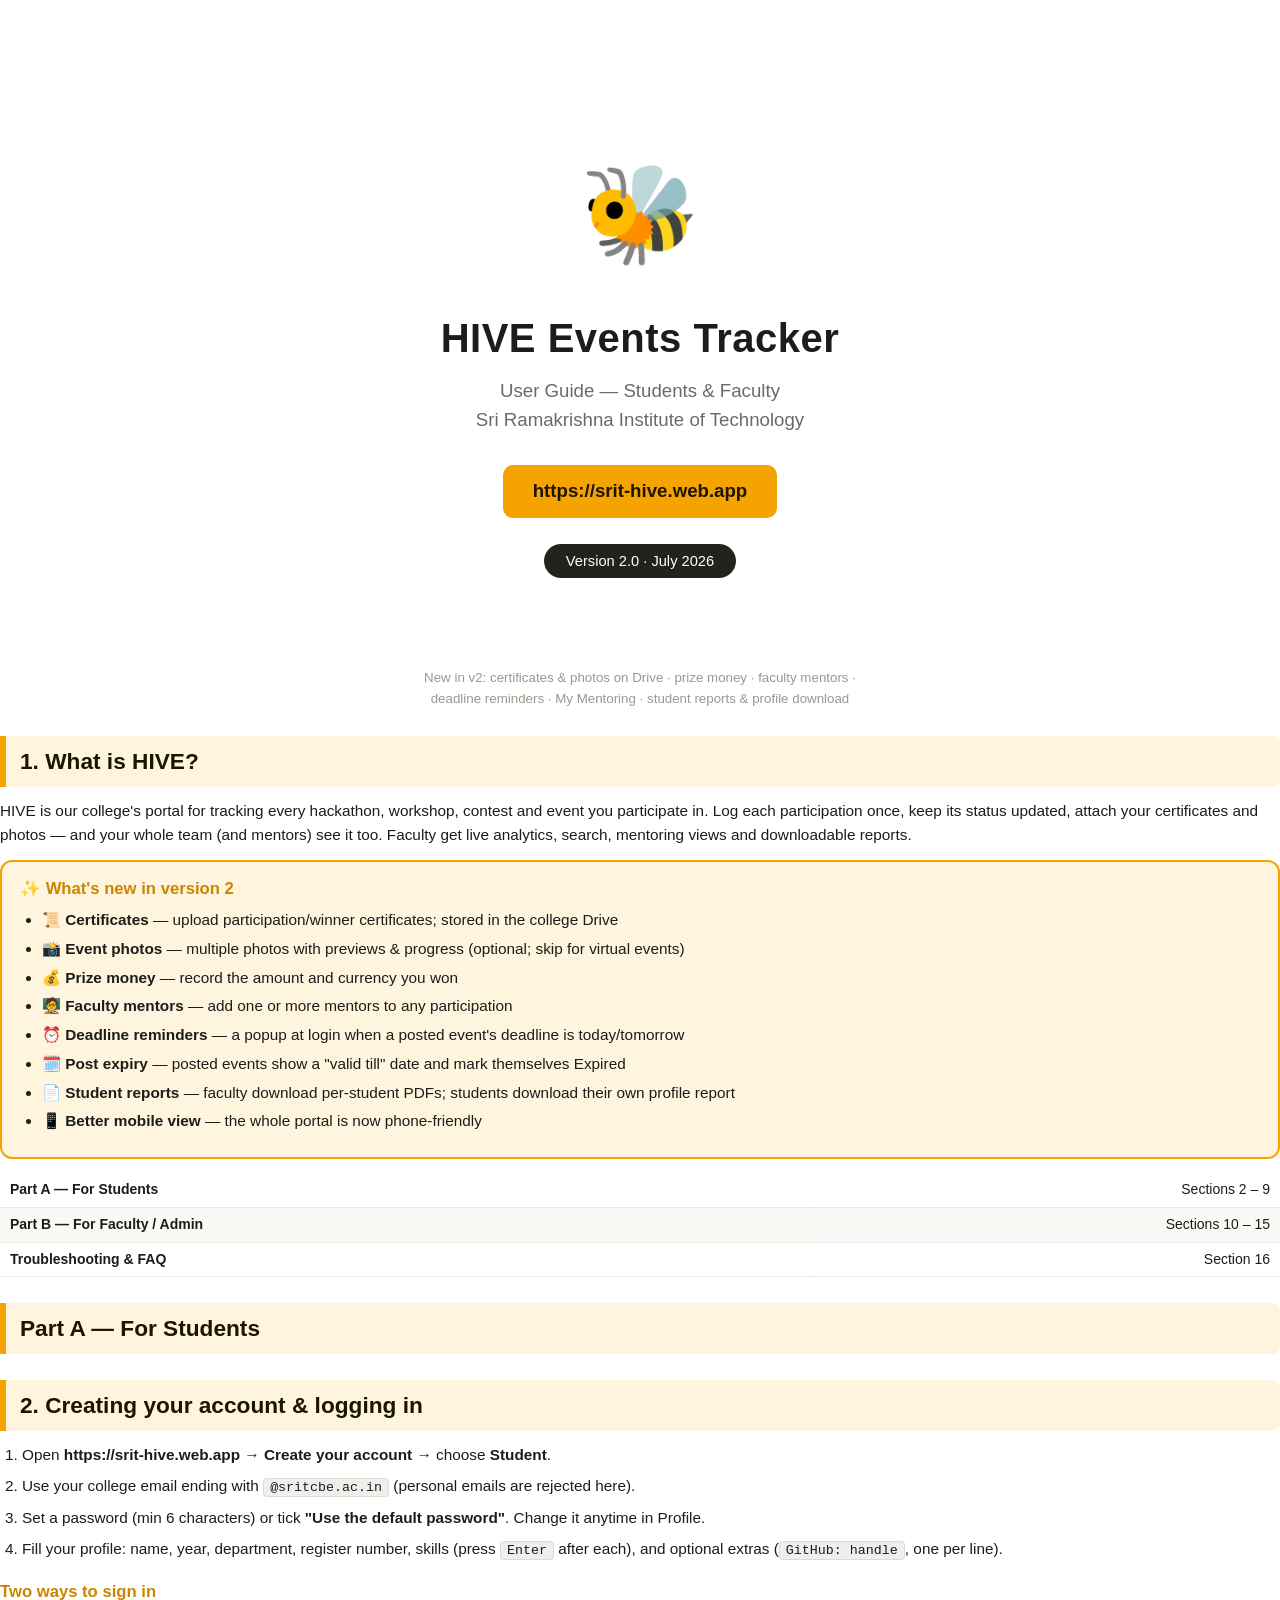
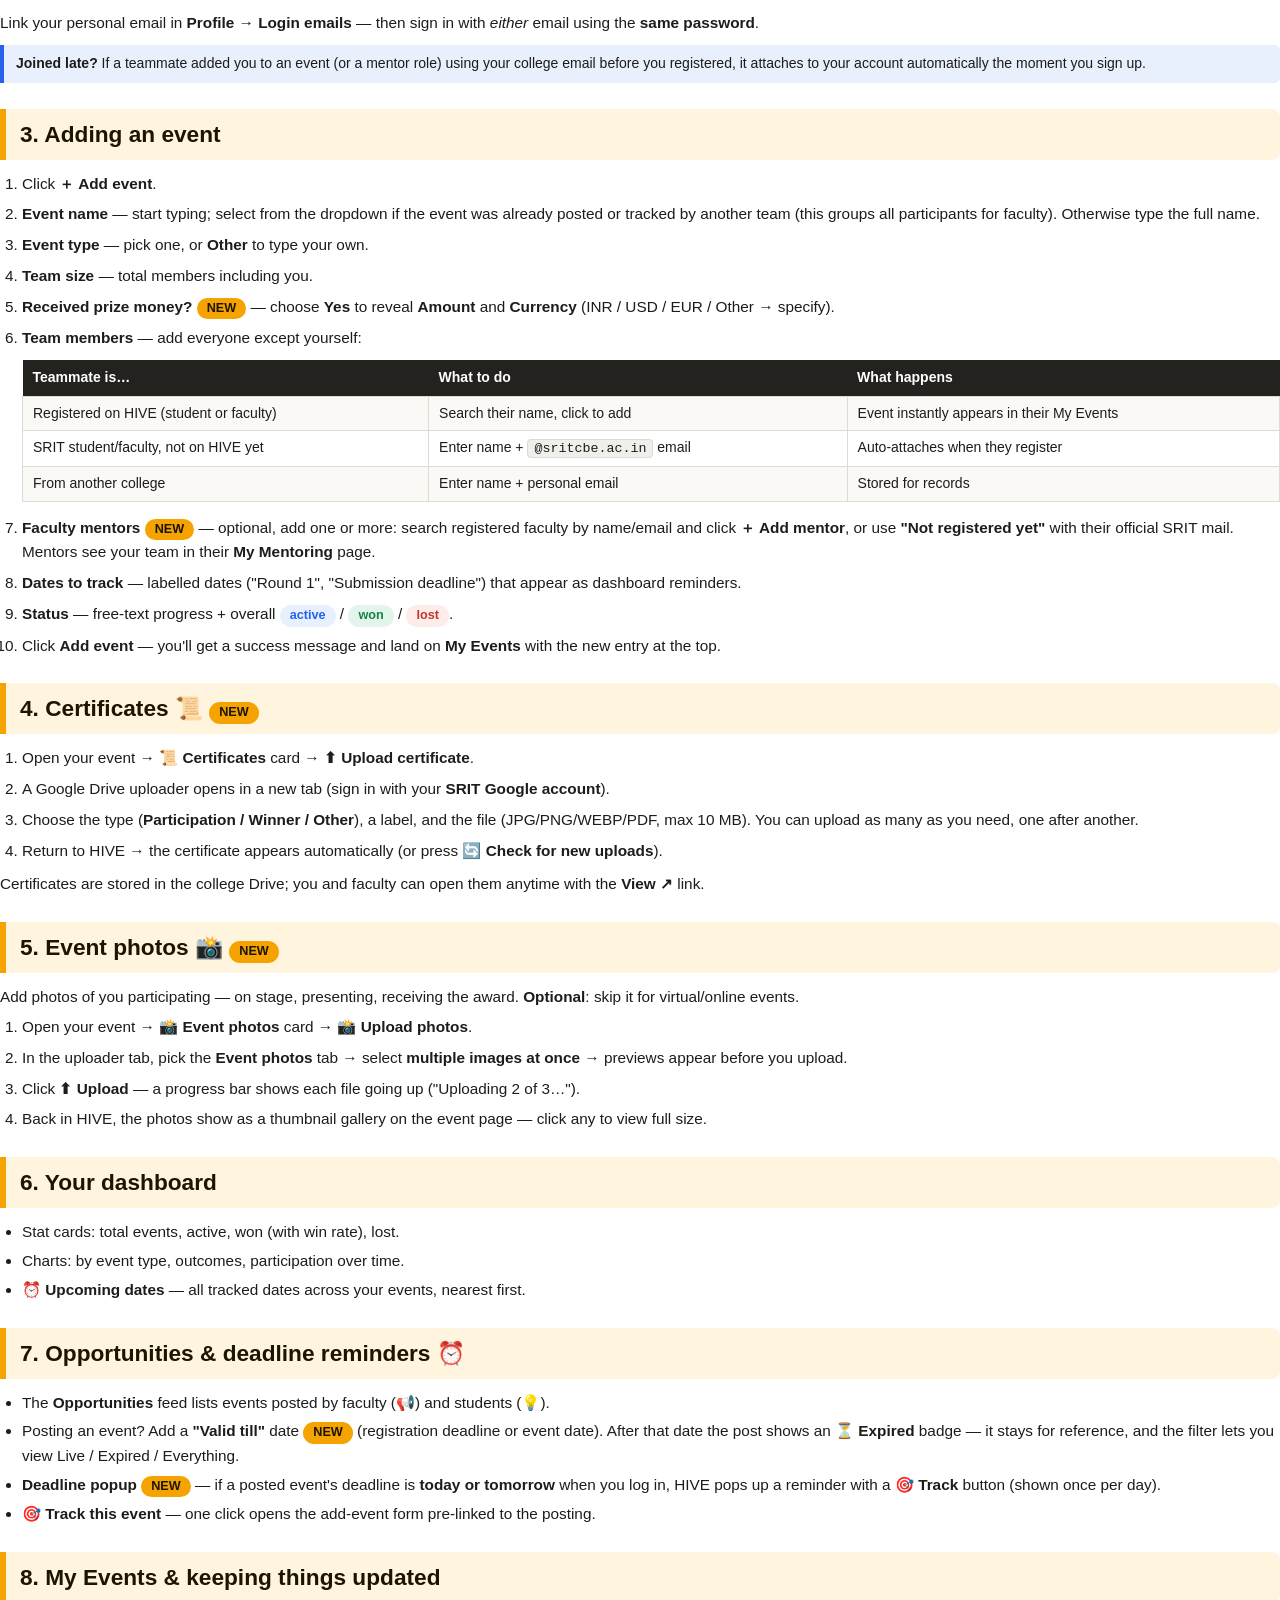
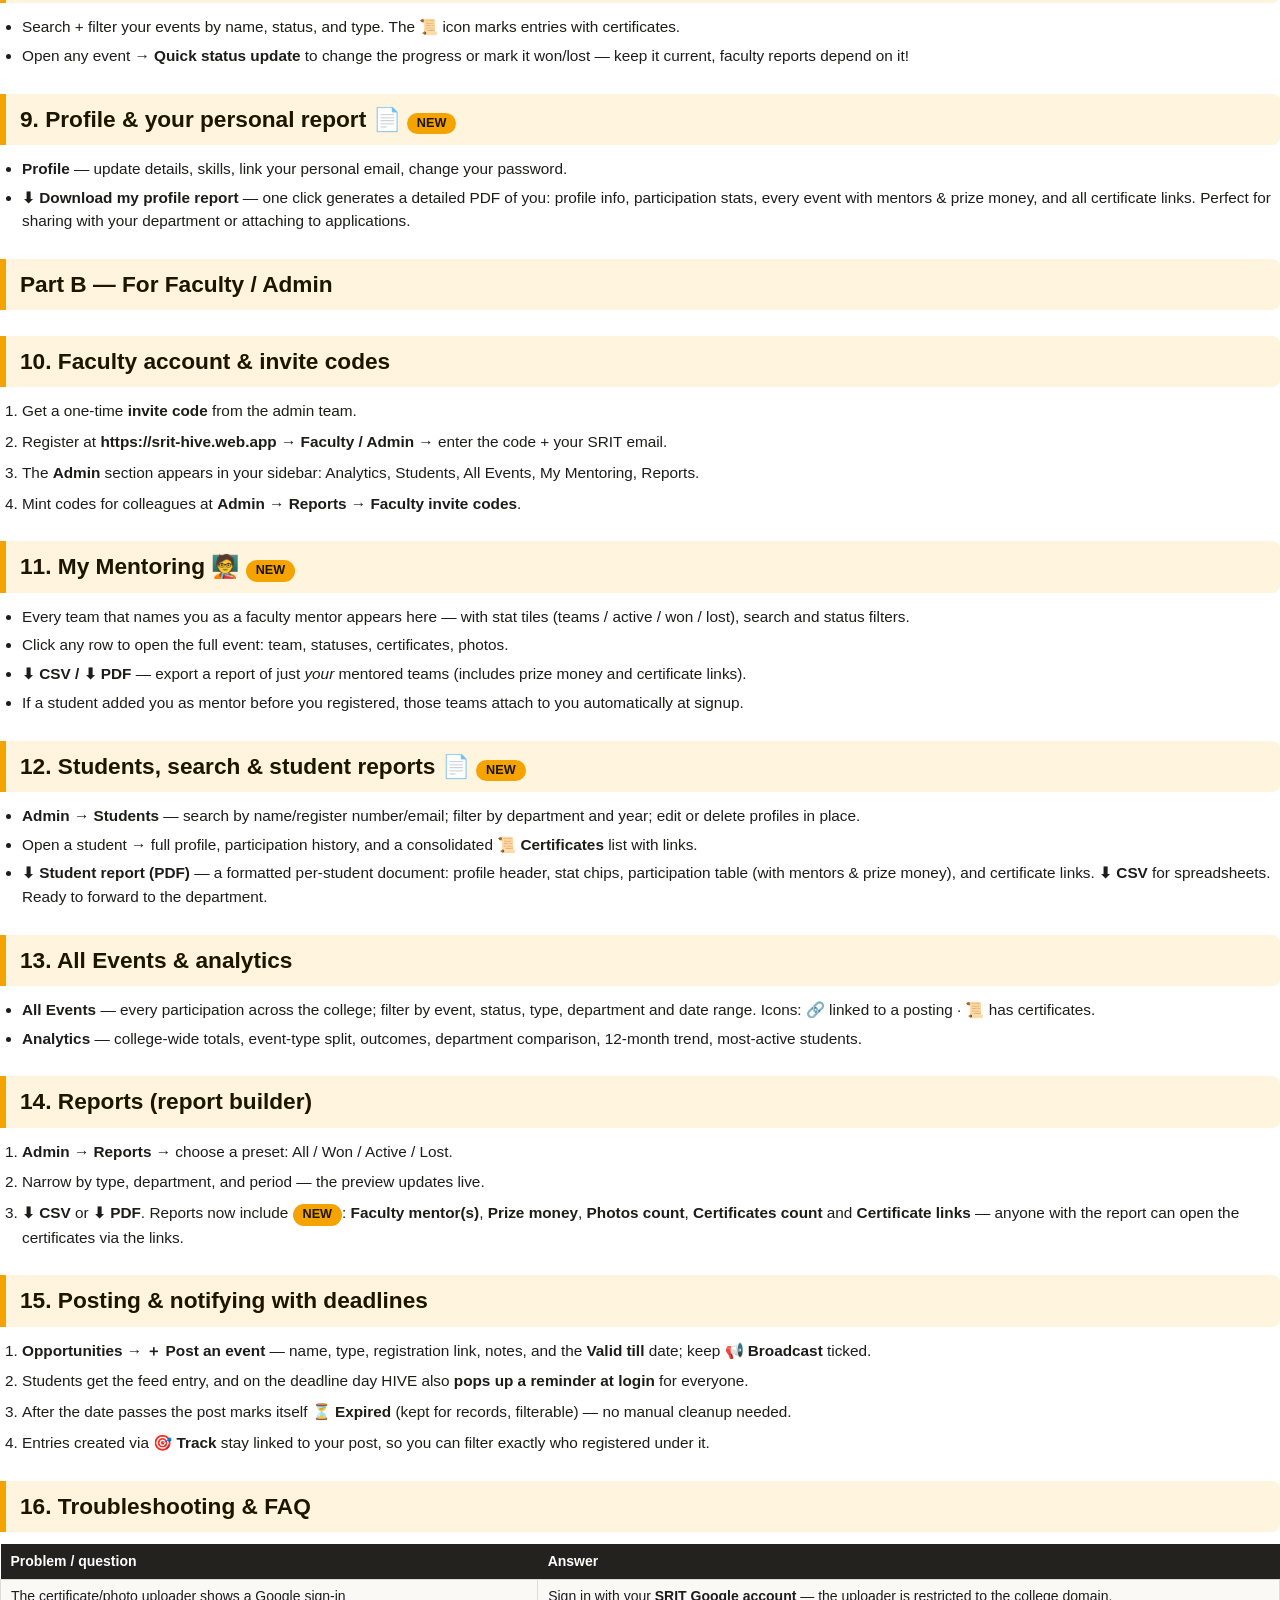
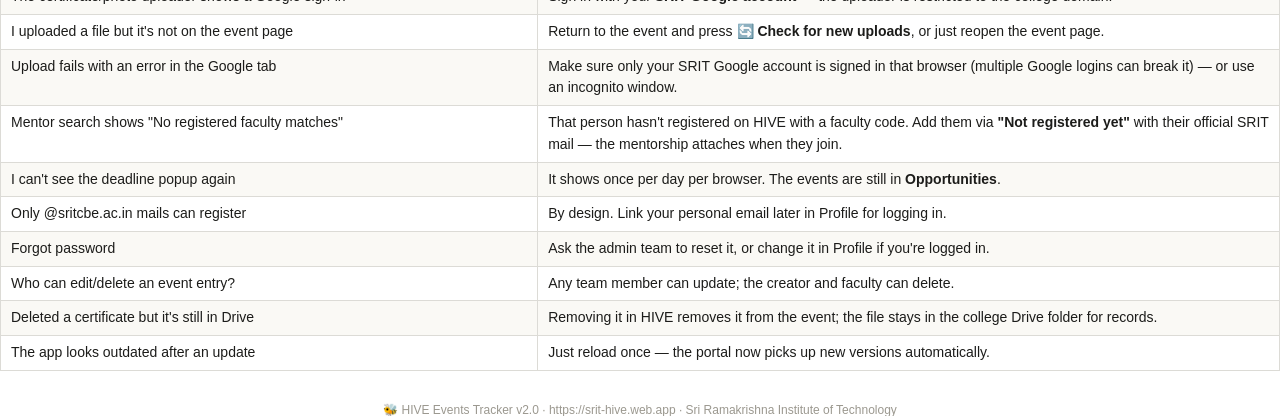
<file: docs/user-guide-v2.html>
<!DOCTYPE html>
<html lang="en">
<head>
<meta charset="UTF-8" />
<title>HIVE Events Tracker — User Guide v2</title>
<style>
  @page { size: A4; margin: 18mm 16mm; }
  * { box-sizing: border-box; margin: 0; padding: 0; }
  body { font-family: "Segoe UI", Arial, sans-serif; color: #1c1c1a; font-size: 11.5pt; line-height: 1.55; }
  .cover { text-align: center; padding-top: 140px; page-break-after: always; }
  .cover .bee { font-size: 72pt; }
  .cover h1 { font-size: 30pt; margin-top: 18px; letter-spacing: .5px; }
  .cover .sub { font-size: 14pt; color: #6b6a66; margin-top: 8px; }
  .cover .url { display: inline-block; margin-top: 30px; background: #f5a300; color: #1c1500; font-weight: 700;
    font-size: 14pt; padding: 12px 30px; border-radius: 10px; }
  .cover .vbadge { display: block; margin: 26px auto 0; width: fit-content; background: #23221f; color: #fff;
    padding: 6px 22px; border-radius: 999px; font-size: 11pt; }
  .cover .foot { margin-top: 90px; color: #9b988f; font-size: 10pt; }
  .newbox { background: #fff4dd; border: 2px solid #f5a300; border-radius: 12px; padding: 14px 18px; margin: 14px 0; }
  .newbox h3 { color: #c98600; margin: 0 0 6px; }
  h2 { font-size: 17pt; color: #1c1500; background: #fff4dd; border-left: 6px solid #f5a300;
    padding: 8px 14px; margin: 26px 0 12px; border-radius: 0 8px 8px 0; page-break-after: avoid; }
  h3 { font-size: 12.5pt; margin: 18px 0 6px; color: #c98600; page-break-after: avoid; }
  p, li { margin-bottom: 5px; }
  ol, ul { margin: 6px 0 10px 22px; }
  .steps li { margin-bottom: 7px; }
  .tip { background: #e8effd; border-left: 4px solid #2563eb; padding: 8px 12px; border-radius: 0 6px 6px 0; margin: 10px 0; font-size: 10.5pt; }
  .warn { background: #fdecea; border-left: 4px solid #c0392b; padding: 8px 12px; border-radius: 0 6px 6px 0; margin: 10px 0; font-size: 10.5pt; }
  code, .kbd { background: #f0efec; border: 1px solid #dcdbd6; border-radius: 4px; padding: 1px 6px; font-family: Consolas, monospace; font-size: 10pt; }
  table { width: 100%; border-collapse: collapse; margin: 10px 0 14px; font-size: 10.5pt; }
  th { background: #23221f; color: #fff; text-align: left; padding: 7px 10px; }
  td { border: 1px solid #dcdbd6; padding: 6px 10px; vertical-align: top; }
  tr:nth-child(even) td { background: #faf9f5; }
  .badge { display: inline-block; padding: 1px 10px; border-radius: 999px; font-size: 9.5pt; font-weight: 600; }
  .b-active { background: #e8effd; color: #2563eb; } .b-won { background: #e2f5ea; color: #1a7f4b; } .b-lost { background: #fdecea; color: #c0392b; }
  .b-new { background: #f5a300; color: #1c1500; }
  .pagebreak { page-break-before: always; }
  .toc td { border: none; border-bottom: 1px dotted #dcdbd6; }
  footer.docfoot { margin-top: 30px; color: #9b988f; font-size: 9pt; text-align: center; }
</style>
</head>
<body>

<!-- ======================= COVER ======================= -->
<div class="cover">
  <div class="bee">🐝</div>
  <h1>HIVE Events Tracker</h1>
  <div class="sub">User Guide — Students &amp; Faculty<br/>Sri Ramakrishna Institute of Technology</div>
  <div class="url">https://srit-hive.web.app</div>
  <span class="vbadge">Version 2.0 · July 2026</span>
  <div class="foot">New in v2: certificates &amp; photos on Drive · prize money · faculty mentors ·<br/>deadline reminders · My Mentoring · student reports &amp; profile download</div>
</div>

<!-- ======================= INTRO ======================= -->
<h2>1. What is HIVE?</h2>
<p>HIVE is our college's portal for tracking every hackathon, workshop, contest and event you participate in. Log each participation once, keep its status updated, attach your certificates and photos — and your whole team (and mentors) see it too. Faculty get live analytics, search, mentoring views and downloadable reports.</p>

<div class="newbox">
  <h3>✨ What's new in version 2</h3>
  <ul>
    <li><b>📜 Certificates</b> — upload participation/winner certificates; stored in the college Drive</li>
    <li><b>📸 Event photos</b> — multiple photos with previews &amp; progress (optional; skip for virtual events)</li>
    <li><b>💰 Prize money</b> — record the amount and currency you won</li>
    <li><b>🧑‍🏫 Faculty mentors</b> — add one or more mentors to any participation</li>
    <li><b>⏰ Deadline reminders</b> — a popup at login when a posted event's deadline is today/tomorrow</li>
    <li><b>🗓️ Post expiry</b> — posted events show a "valid till" date and mark themselves Expired</li>
    <li><b>📄 Student reports</b> — faculty download per-student PDFs; students download their own profile report</li>
    <li><b>📱 Better mobile view</b> — the whole portal is now phone-friendly</li>
  </ul>
</div>

<table class="toc">
  <tr><td><b>Part A — For Students</b></td><td style="text-align:right">Sections 2 – 9</td></tr>
  <tr><td><b>Part B — For Faculty / Admin</b></td><td style="text-align:right">Sections 10 – 15</td></tr>
  <tr><td><b>Troubleshooting &amp; FAQ</b></td><td style="text-align:right">Section 16</td></tr>
</table>

<!-- ======================= STUDENTS ======================= -->
<div class="pagebreak"></div>
<h2>Part A — For Students</h2>

<h2>2. Creating your account &amp; logging in</h2>
<ol class="steps">
  <li>Open <b>https://srit-hive.web.app</b> → <b>Create your account</b> → choose <b>Student</b>.</li>
  <li>Use your college email ending with <code>@sritcbe.ac.in</code> (personal emails are rejected here).</li>
  <li>Set a password (min 6 characters) or tick <b>"Use the default password"</b>. Change it anytime in Profile.</li>
  <li>Fill your profile: name, year, department, register number, skills (press <span class="kbd">Enter</span> after each), and optional extras (<code>GitHub: handle</code>, one per line).</li>
</ol>
<h3>Two ways to sign in</h3>
<p>Link your personal email in <b>Profile → Login emails</b> — then sign in with <i>either</i> email using the <b>same password</b>.</p>
<div class="tip"><b>Joined late?</b> If a teammate added you to an event (or a mentor role) using your college email before you registered, it attaches to your account automatically the moment you sign up.</div>

<h2>3. Adding an event</h2>
<ol class="steps">
  <li>Click <b>＋ Add event</b>.</li>
  <li><b>Event name</b> — start typing; select from the dropdown if the event was already posted or tracked by another team (this groups all participants for faculty). Otherwise type the full name.</li>
  <li><b>Event type</b> — pick one, or <b>Other</b> to type your own.</li>
  <li><b>Team size</b> — total members including you.</li>
  <li><b>Received prize money?</b> <span class="badge b-new">NEW</span> — choose <b>Yes</b> to reveal <b>Amount</b> and <b>Currency</b> (INR / USD / EUR / Other → specify).</li>
  <li><b>Team members</b> — add everyone except yourself:
    <table>
      <tr><th>Teammate is…</th><th>What to do</th><th>What happens</th></tr>
      <tr><td>Registered on HIVE (student or faculty)</td><td>Search their name, click to add</td><td>Event instantly appears in their My Events</td></tr>
      <tr><td>SRIT student/faculty, not on HIVE yet</td><td>Enter name + <code>@sritcbe.ac.in</code> email</td><td>Auto-attaches when they register</td></tr>
      <tr><td>From another college</td><td>Enter name + personal email</td><td>Stored for records</td></tr>
    </table>
  </li>
  <li><b>Faculty mentors</b> <span class="badge b-new">NEW</span> — optional, add one or more: search registered faculty by name/email and click <b>＋ Add mentor</b>, or use <b>"Not registered yet"</b> with their official SRIT mail. Mentors see your team in their <b>My Mentoring</b> page.</li>
  <li><b>Dates to track</b> — labelled dates ("Round 1", "Submission deadline") that appear as dashboard reminders.</li>
  <li><b>Status</b> — free-text progress + overall <span class="badge b-active">active</span> / <span class="badge b-won">won</span> / <span class="badge b-lost">lost</span>.</li>
  <li>Click <b>Add event</b> — you'll get a success message and land on <b>My Events</b> with the new entry at the top.</li>
</ol>

<h2>4. Certificates 📜 <span class="badge b-new">NEW</span></h2>
<ol class="steps">
  <li>Open your event → <b>📜 Certificates</b> card → <b>⬆ Upload certificate</b>.</li>
  <li>A Google Drive uploader opens in a new tab (sign in with your <b>SRIT Google account</b>).</li>
  <li>Choose the type (<b>Participation / Winner / Other</b>), a label, and the file (JPG/PNG/WEBP/PDF, max 10 MB). You can upload as many as you need, one after another.</li>
  <li>Return to HIVE → the certificate appears automatically (or press <b>🔄 Check for new uploads</b>).</li>
</ol>
<p>Certificates are stored in the college Drive; you and faculty can open them anytime with the <b>View ↗</b> link.</p>

<h2>5. Event photos 📸 <span class="badge b-new">NEW</span></h2>
<p>Add photos of you participating — on stage, presenting, receiving the award. <b>Optional</b>: skip it for virtual/online events.</p>
<ol class="steps">
  <li>Open your event → <b>📸 Event photos</b> card → <b>📸 Upload photos</b>.</li>
  <li>In the uploader tab, pick the <b>Event photos</b> tab → select <b>multiple images at once</b> → previews appear before you upload.</li>
  <li>Click <b>⬆ Upload</b> — a progress bar shows each file going up ("Uploading 2 of 3…").</li>
  <li>Back in HIVE, the photos show as a thumbnail gallery on the event page — click any to view full size.</li>
</ol>

<h2>6. Your dashboard</h2>
<ul>
  <li>Stat cards: total events, active, won (with win rate), lost.</li>
  <li>Charts: by event type, outcomes, participation over time.</li>
  <li><b>⏰ Upcoming dates</b> — all tracked dates across your events, nearest first.</li>
</ul>

<h2>7. Opportunities &amp; deadline reminders ⏰</h2>
<ul>
  <li>The <b>Opportunities</b> feed lists events posted by faculty (📢) and students (💡).</li>
  <li>Posting an event? Add a <b>"Valid till"</b> date <span class="badge b-new">NEW</span> (registration deadline or event date). After that date the post shows an <b>⏳ Expired</b> badge — it stays for reference, and the filter lets you view Live / Expired / Everything.</li>
  <li><b>Deadline popup</b> <span class="badge b-new">NEW</span> — if a posted event's deadline is <b>today or tomorrow</b> when you log in, HIVE pops up a reminder with a <b>🎯 Track</b> button (shown once per day).</li>
  <li><b>🎯 Track this event</b> — one click opens the add-event form pre-linked to the posting.</li>
</ul>

<h2>8. My Events &amp; keeping things updated</h2>
<ul>
  <li>Search + filter your events by name, status, and type. The 📜 icon marks entries with certificates.</li>
  <li>Open any event → <b>Quick status update</b> to change the progress or mark it won/lost — keep it current, faculty reports depend on it!</li>
</ul>

<h2>9. Profile &amp; your personal report 📄 <span class="badge b-new">NEW</span></h2>
<ul>
  <li><b>Profile</b> — update details, skills, link your personal email, change your password.</li>
  <li><b>⬇ Download my profile report</b> — one click generates a detailed PDF of you: profile info, participation stats, every event with mentors &amp; prize money, and all certificate links. Perfect for sharing with your department or attaching to applications.</li>
</ul>

<!-- ======================= FACULTY ======================= -->
<div class="pagebreak"></div>
<h2>Part B — For Faculty / Admin</h2>

<h2>10. Faculty account &amp; invite codes</h2>
<ol class="steps">
  <li>Get a one-time <b>invite code</b> from the admin team.</li>
  <li>Register at <b>https://srit-hive.web.app</b> → <b>Faculty / Admin</b> → enter the code + your SRIT email.</li>
  <li>The <b>Admin</b> section appears in your sidebar: Analytics, Students, All Events, My Mentoring, Reports.</li>
  <li>Mint codes for colleagues at <b>Admin → Reports → Faculty invite codes</b>.</li>
</ol>

<h2>11. My Mentoring 🧑‍🏫 <span class="badge b-new">NEW</span></h2>
<ul>
  <li>Every team that names you as a faculty mentor appears here — with stat tiles (teams / active / won / lost), search and status filters.</li>
  <li>Click any row to open the full event: team, statuses, certificates, photos.</li>
  <li><b>⬇ CSV / ⬇ PDF</b> — export a report of just <i>your</i> mentored teams (includes prize money and certificate links).</li>
  <li>If a student added you as mentor before you registered, those teams attach to you automatically at signup.</li>
</ul>

<h2>12. Students, search &amp; student reports 📄 <span class="badge b-new">NEW</span></h2>
<ul>
  <li><b>Admin → Students</b> — search by name/register number/email; filter by department and year; edit or delete profiles in place.</li>
  <li>Open a student → full profile, participation history, and a consolidated <b>📜 Certificates</b> list with links.</li>
  <li><b>⬇ Student report (PDF)</b> — a formatted per-student document: profile header, stat chips, participation table (with mentors &amp; prize money), and certificate links. <b>⬇ CSV</b> for spreadsheets. Ready to forward to the department.</li>
</ul>

<h2>13. All Events &amp; analytics</h2>
<ul>
  <li><b>All Events</b> — every participation across the college; filter by event, status, type, department and date range. Icons: 🔗 linked to a posting · 📜 has certificates.</li>
  <li><b>Analytics</b> — college-wide totals, event-type split, outcomes, department comparison, 12-month trend, most-active students.</li>
</ul>

<h2>14. Reports (report builder)</h2>
<ol class="steps">
  <li><b>Admin → Reports</b> → choose a preset: All / Won / Active / Lost.</li>
  <li>Narrow by type, department, and period — the preview updates live.</li>
  <li><b>⬇ CSV</b> or <b>⬇ PDF</b>. Reports now include <span class="badge b-new">NEW</span>: <b>Faculty mentor(s)</b>, <b>Prize money</b>, <b>Photos count</b>, <b>Certificates count</b> and <b>Certificate links</b> — anyone with the report can open the certificates via the links.</li>
</ol>

<h2>15. Posting &amp; notifying with deadlines</h2>
<ol class="steps">
  <li><b>Opportunities → ＋ Post an event</b> — name, type, registration link, notes, and the <b>Valid till</b> date; keep <b>📢 Broadcast</b> ticked.</li>
  <li>Students get the feed entry, and on the deadline day HIVE also <b>pops up a reminder at login</b> for everyone.</li>
  <li>After the date passes the post marks itself <b>⏳ Expired</b> (kept for records, filterable) — no manual cleanup needed.</li>
  <li>Entries created via <b>🎯 Track</b> stay linked to your post, so you can filter exactly who registered under it.</li>
</ol>

<!-- ======================= FAQ ======================= -->
<div class="pagebreak"></div>
<h2>16. Troubleshooting &amp; FAQ</h2>
<table>
  <tr><th style="width:42%">Problem / question</th><th>Answer</th></tr>
  <tr><td>The certificate/photo uploader shows a Google sign-in</td><td>Sign in with your <b>SRIT Google account</b> — the uploader is restricted to the college domain.</td></tr>
  <tr><td>I uploaded a file but it's not on the event page</td><td>Return to the event and press <b>🔄 Check for new uploads</b>, or just reopen the event page.</td></tr>
  <tr><td>Upload fails with an error in the Google tab</td><td>Make sure only your SRIT Google account is signed in that browser (multiple Google logins can break it) — or use an incognito window.</td></tr>
  <tr><td>Mentor search shows "No registered faculty matches"</td><td>That person hasn't registered on HIVE with a faculty code. Add them via <b>"Not registered yet"</b> with their official SRIT mail — the mentorship attaches when they join.</td></tr>
  <tr><td>I can't see the deadline popup again</td><td>It shows once per day per browser. The events are still in <b>Opportunities</b>.</td></tr>
  <tr><td>Only @sritcbe.ac.in mails can register</td><td>By design. Link your personal email later in Profile for logging in.</td></tr>
  <tr><td>Forgot password</td><td>Ask the admin team to reset it, or change it in Profile if you're logged in.</td></tr>
  <tr><td>Who can edit/delete an event entry?</td><td>Any team member can update; the creator and faculty can delete.</td></tr>
  <tr><td>Deleted a certificate but it's still in Drive</td><td>Removing it in HIVE removes it from the event; the file stays in the college Drive folder for records.</td></tr>
  <tr><td>The app looks outdated after an update</td><td>Just reload once — the portal now picks up new versions automatically.</td></tr>
</table>

<footer class="docfoot">🐝 HIVE Events Tracker v2.0 · https://srit-hive.web.app · Sri Ramakrishna Institute of Technology</footer>

</body>
</html>
</file>
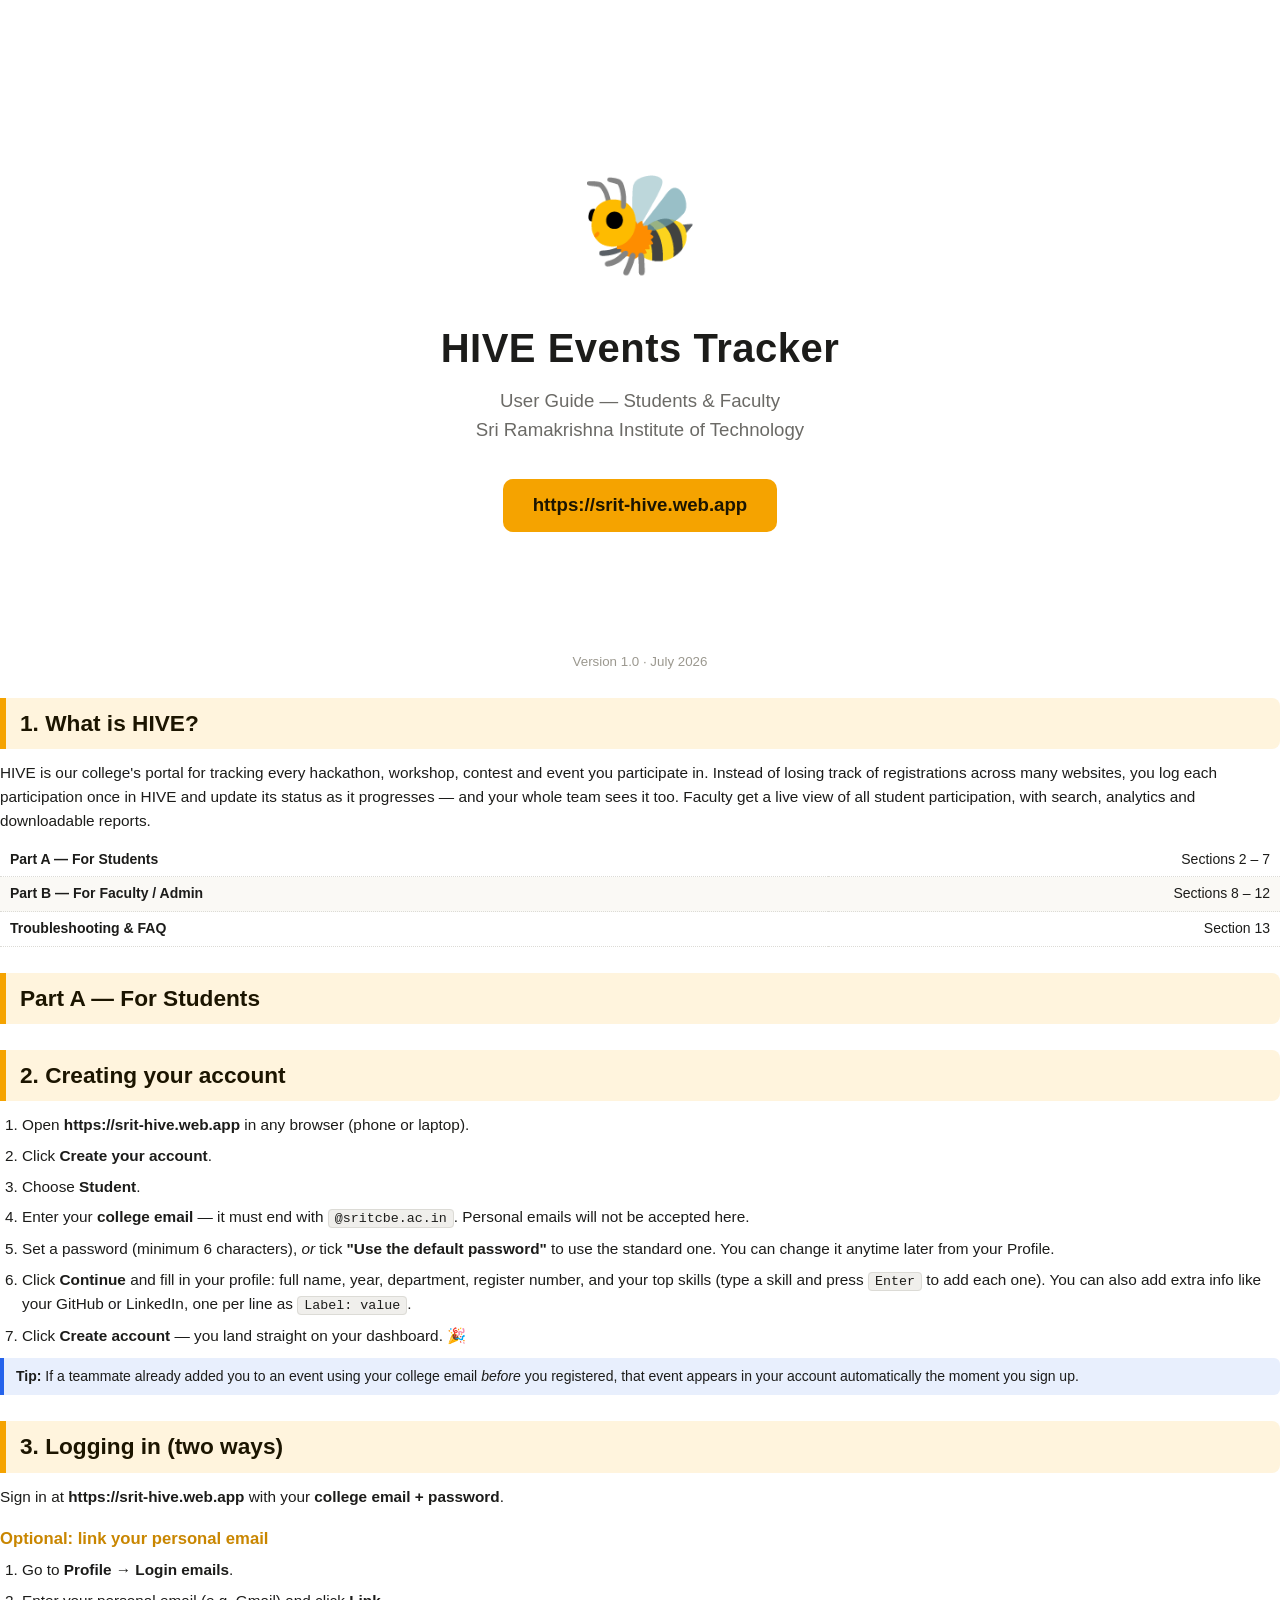
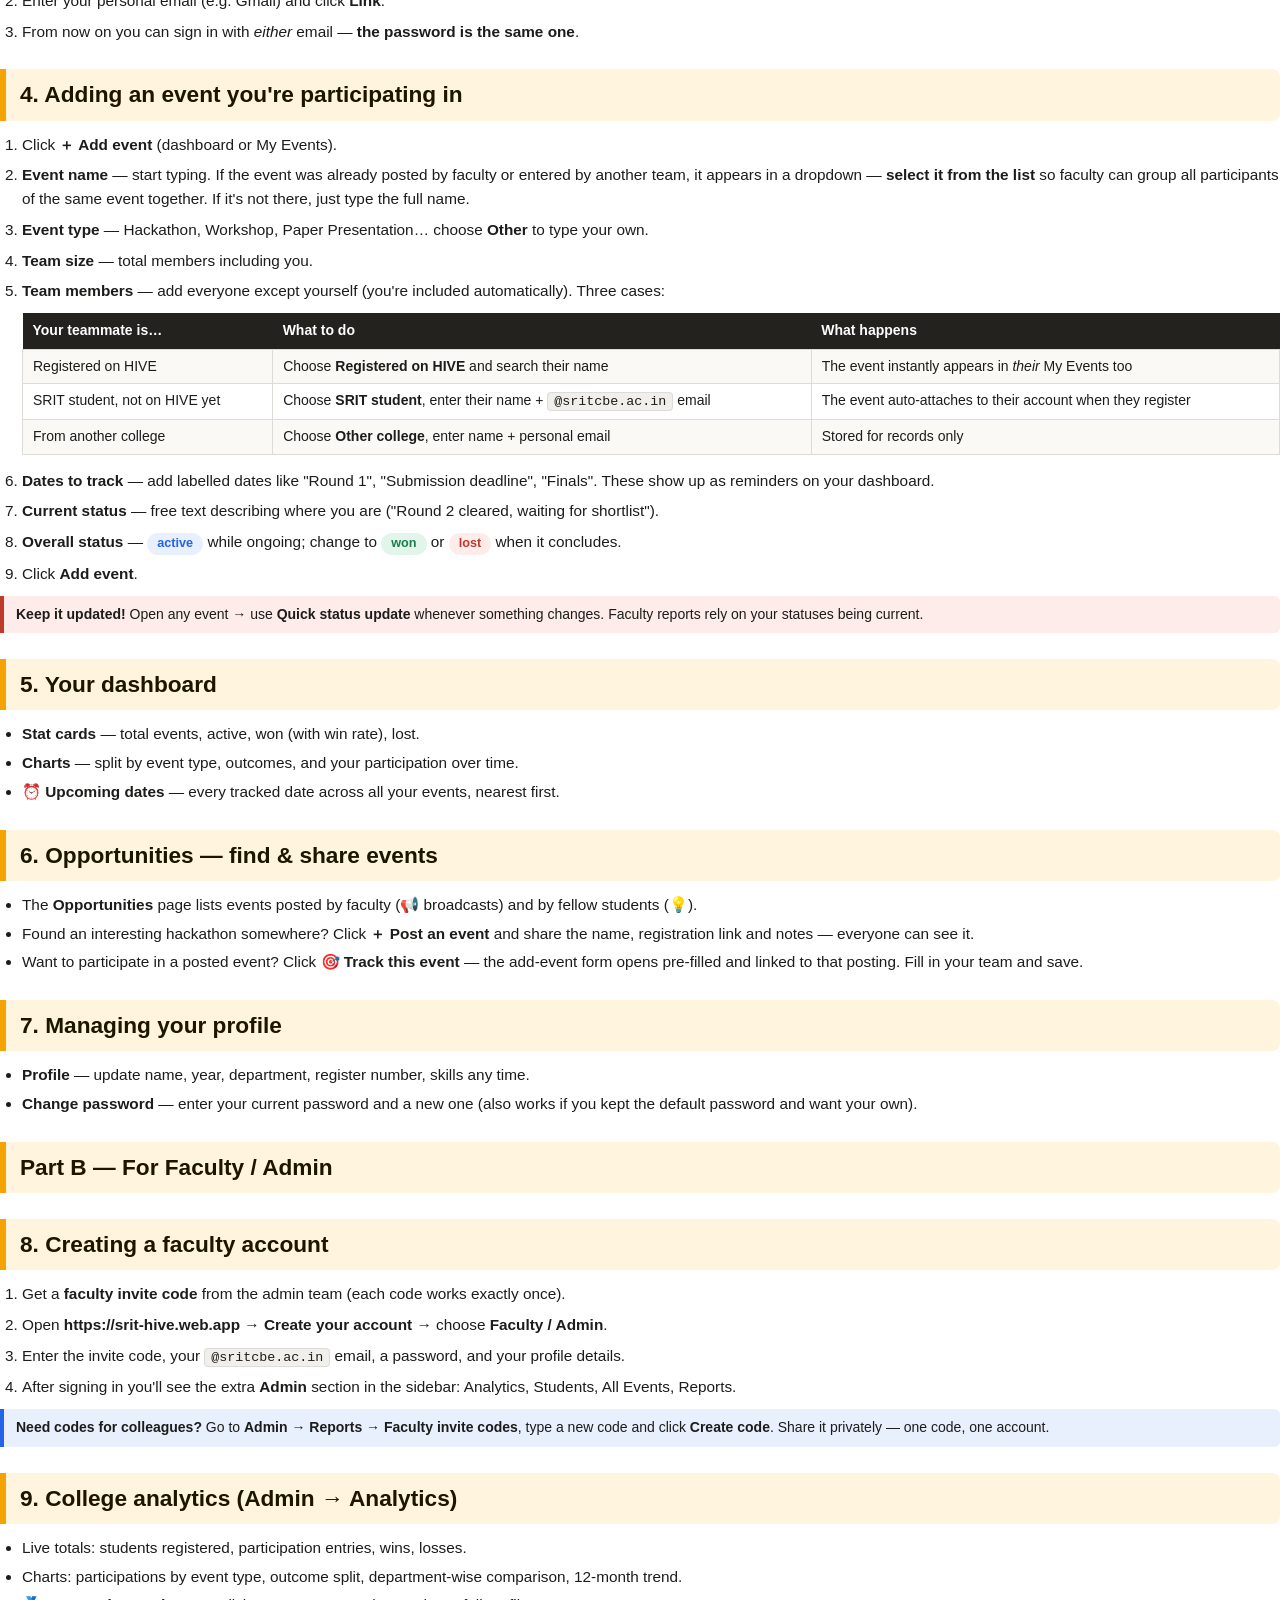
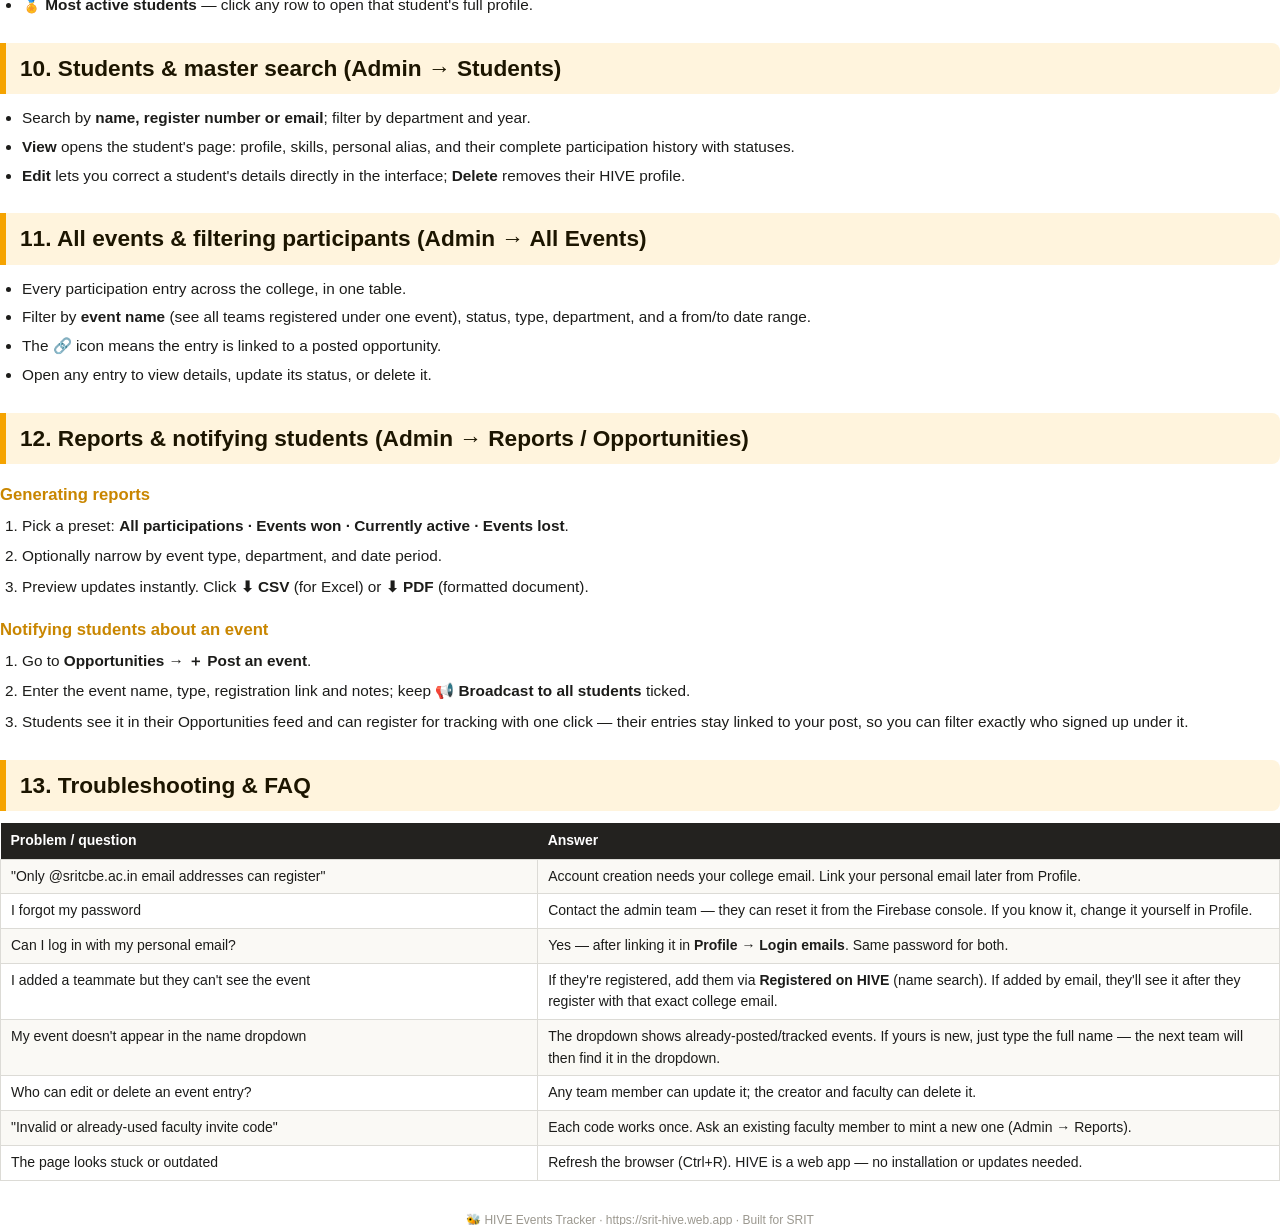
<file: docs/user-guide.html>
<!DOCTYPE html>
<html lang="en">
<head>
<meta charset="UTF-8" />
<title>HIVE Events Tracker — User Guide</title>
<style>
  @page { size: A4; margin: 18mm 16mm; }
  * { box-sizing: border-box; margin: 0; padding: 0; }
  body { font-family: "Segoe UI", Arial, sans-serif; color: #1c1c1a; font-size: 11.5pt; line-height: 1.55; }
  .cover { text-align: center; padding-top: 150px; page-break-after: always; }
  .cover .bee { font-size: 72pt; }
  .cover h1 { font-size: 30pt; margin-top: 18px; letter-spacing: .5px; }
  .cover .sub { font-size: 14pt; color: #6b6a66; margin-top: 8px; }
  .cover .url { display: inline-block; margin-top: 34px; background: #f5a300; color: #1c1500; font-weight: 700;
    font-size: 14pt; padding: 12px 30px; border-radius: 10px; }
  .cover .foot { margin-top: 120px; color: #9b988f; font-size: 10pt; }
  h2 { font-size: 17pt; color: #1c1500; background: #fff4dd; border-left: 6px solid #f5a300;
    padding: 8px 14px; margin: 26px 0 12px; border-radius: 0 8px 8px 0; page-break-after: avoid; }
  h3 { font-size: 12.5pt; margin: 18px 0 6px; color: #c98600; page-break-after: avoid; }
  p, li { margin-bottom: 5px; }
  ol, ul { margin: 6px 0 10px 22px; }
  .steps li { margin-bottom: 7px; }
  .tip { background: #e8effd; border-left: 4px solid #2563eb; padding: 8px 12px; border-radius: 0 6px 6px 0; margin: 10px 0; font-size: 10.5pt; }
  .warn { background: #fdecea; border-left: 4px solid #c0392b; padding: 8px 12px; border-radius: 0 6px 6px 0; margin: 10px 0; font-size: 10.5pt; }
  code, .kbd { background: #f0efec; border: 1px solid #dcdbd6; border-radius: 4px; padding: 1px 6px; font-family: Consolas, monospace; font-size: 10pt; }
  table { width: 100%; border-collapse: collapse; margin: 10px 0 14px; font-size: 10.5pt; }
  th { background: #23221f; color: #fff; text-align: left; padding: 7px 10px; }
  td { border: 1px solid #dcdbd6; padding: 6px 10px; vertical-align: top; }
  tr:nth-child(even) td { background: #faf9f5; }
  .badge { display: inline-block; padding: 1px 10px; border-radius: 999px; font-size: 9.5pt; font-weight: 600; }
  .b-active { background: #e8effd; color: #2563eb; } .b-won { background: #e2f5ea; color: #1a7f4b; } .b-lost { background: #fdecea; color: #c0392b; }
  .pagebreak { page-break-before: always; }
  .toc td { border: none; border-bottom: 1px dotted #dcdbd6; }
  footer.docfoot { margin-top: 30px; color: #9b988f; font-size: 9pt; text-align: center; }
</style>
</head>
<body>

<!-- ======================= COVER ======================= -->
<div class="cover">
  <div class="bee">🐝</div>
  <h1>HIVE Events Tracker</h1>
  <div class="sub">User Guide — Students &amp; Faculty<br/>Sri Ramakrishna Institute of Technology</div>
  <div class="url">https://srit-hive.web.app</div>
  <div class="foot">Version 1.0 · July 2026</div>
</div>

<!-- ======================= INTRO ======================= -->
<h2>1. What is HIVE?</h2>
<p>HIVE is our college's portal for tracking every hackathon, workshop, contest and event you participate in. Instead of losing track of registrations across many websites, you log each participation once in HIVE and update its status as it progresses — and your whole team sees it too. Faculty get a live view of all student participation, with search, analytics and downloadable reports.</p>

<table class="toc">
  <tr><td><b>Part A — For Students</b></td><td style="text-align:right">Sections 2 – 7</td></tr>
  <tr><td><b>Part B — For Faculty / Admin</b></td><td style="text-align:right">Sections 8 – 12</td></tr>
  <tr><td><b>Troubleshooting &amp; FAQ</b></td><td style="text-align:right">Section 13</td></tr>
</table>

<!-- ======================= STUDENTS ======================= -->
<h2>Part A — For Students</h2>

<h2>2. Creating your account</h2>
<ol class="steps">
  <li>Open <b>https://srit-hive.web.app</b> in any browser (phone or laptop).</li>
  <li>Click <b>Create your account</b>.</li>
  <li>Choose <b>Student</b>.</li>
  <li>Enter your <b>college email</b> — it must end with <code>@sritcbe.ac.in</code>. Personal emails will not be accepted here.</li>
  <li>Set a password (minimum 6 characters), <i>or</i> tick <b>"Use the default password"</b> to use the standard one. You can change it anytime later from your Profile.</li>
  <li>Click <b>Continue</b> and fill in your profile: full name, year, department, register number, and your top skills (type a skill and press <span class="kbd">Enter</span> to add each one). You can also add extra info like your GitHub or LinkedIn, one per line as <code>Label: value</code>.</li>
  <li>Click <b>Create account</b> — you land straight on your dashboard. 🎉</li>
</ol>
<div class="tip"><b>Tip:</b> If a teammate already added you to an event using your college email <i>before</i> you registered, that event appears in your account automatically the moment you sign up.</div>

<h2>3. Logging in (two ways)</h2>
<p>Sign in at <b>https://srit-hive.web.app</b> with your <b>college email + password</b>.</p>
<h3>Optional: link your personal email</h3>
<ol class="steps">
  <li>Go to <b>Profile → Login emails</b>.</li>
  <li>Enter your personal email (e.g. Gmail) and click <b>Link</b>.</li>
  <li>From now on you can sign in with <i>either</i> email — <b>the password is the same one</b>.</li>
</ol>

<h2>4. Adding an event you're participating in</h2>
<ol class="steps">
  <li>Click <b>＋ Add event</b> (dashboard or My Events).</li>
  <li><b>Event name</b> — start typing. If the event was already posted by faculty or entered by another team, it appears in a dropdown — <b>select it from the list</b> so faculty can group all participants of the same event together. If it's not there, just type the full name.</li>
  <li><b>Event type</b> — Hackathon, Workshop, Paper Presentation… choose <b>Other</b> to type your own.</li>
  <li><b>Team size</b> — total members including you.</li>
  <li><b>Team members</b> — add everyone except yourself (you're included automatically). Three cases:
    <table>
      <tr><th>Your teammate is…</th><th>What to do</th><th>What happens</th></tr>
      <tr><td>Registered on HIVE</td><td>Choose <b>Registered on HIVE</b> and search their name</td><td>The event instantly appears in <i>their</i> My Events too</td></tr>
      <tr><td>SRIT student, not on HIVE yet</td><td>Choose <b>SRIT student</b>, enter their name + <code>@sritcbe.ac.in</code> email</td><td>The event auto-attaches to their account when they register</td></tr>
      <tr><td>From another college</td><td>Choose <b>Other college</b>, enter name + personal email</td><td>Stored for records only</td></tr>
    </table>
  </li>
  <li><b>Dates to track</b> — add labelled dates like "Round 1", "Submission deadline", "Finals". These show up as reminders on your dashboard.</li>
  <li><b>Current status</b> — free text describing where you are ("Round 2 cleared, waiting for shortlist").</li>
  <li><b>Overall status</b> — <span class="badge b-active">active</span> while ongoing; change to <span class="badge b-won">won</span> or <span class="badge b-lost">lost</span> when it concludes.</li>
  <li>Click <b>Add event</b>.</li>
</ol>
<div class="warn"><b>Keep it updated!</b> Open any event → use <b>Quick status update</b> whenever something changes. Faculty reports rely on your statuses being current.</div>

<h2>5. Your dashboard</h2>
<ul>
  <li><b>Stat cards</b> — total events, active, won (with win rate), lost.</li>
  <li><b>Charts</b> — split by event type, outcomes, and your participation over time.</li>
  <li><b>⏰ Upcoming dates</b> — every tracked date across all your events, nearest first.</li>
</ul>

<h2>6. Opportunities — find &amp; share events</h2>
<ul>
  <li>The <b>Opportunities</b> page lists events posted by faculty (📢 broadcasts) and by fellow students (💡).</li>
  <li>Found an interesting hackathon somewhere? Click <b>＋ Post an event</b> and share the name, registration link and notes — everyone can see it.</li>
  <li>Want to participate in a posted event? Click <b>🎯 Track this event</b> — the add-event form opens pre-filled and linked to that posting. Fill in your team and save.</li>
</ul>

<h2>7. Managing your profile</h2>
<ul>
  <li><b>Profile</b> — update name, year, department, register number, skills any time.</li>
  <li><b>Change password</b> — enter your current password and a new one (also works if you kept the default password and want your own).</li>
</ul>

<!-- ======================= FACULTY ======================= -->
<div class="pagebreak"></div>
<h2>Part B — For Faculty / Admin</h2>

<h2>8. Creating a faculty account</h2>
<ol class="steps">
  <li>Get a <b>faculty invite code</b> from the admin team (each code works exactly once).</li>
  <li>Open <b>https://srit-hive.web.app</b> → <b>Create your account</b> → choose <b>Faculty / Admin</b>.</li>
  <li>Enter the invite code, your <code>@sritcbe.ac.in</code> email, a password, and your profile details.</li>
  <li>After signing in you'll see the extra <b>Admin</b> section in the sidebar: Analytics, Students, All Events, Reports.</li>
</ol>
<div class="tip"><b>Need codes for colleagues?</b> Go to <b>Admin → Reports → Faculty invite codes</b>, type a new code and click <b>Create code</b>. Share it privately — one code, one account.</div>

<h2>9. College analytics (Admin → Analytics)</h2>
<ul>
  <li>Live totals: students registered, participation entries, wins, losses.</li>
  <li>Charts: participations by event type, outcome split, department-wise comparison, 12-month trend.</li>
  <li><b>🏅 Most active students</b> — click any row to open that student's full profile.</li>
</ul>

<h2>10. Students &amp; master search (Admin → Students)</h2>
<ul>
  <li>Search by <b>name, register number or email</b>; filter by department and year.</li>
  <li><b>View</b> opens the student's page: profile, skills, personal alias, and their complete participation history with statuses.</li>
  <li><b>Edit</b> lets you correct a student's details directly in the interface; <b>Delete</b> removes their HIVE profile.</li>
</ul>

<h2>11. All events &amp; filtering participants (Admin → All Events)</h2>
<ul>
  <li>Every participation entry across the college, in one table.</li>
  <li>Filter by <b>event name</b> (see all teams registered under one event), status, type, department, and a from/to date range.</li>
  <li>The 🔗 icon means the entry is linked to a posted opportunity.</li>
  <li>Open any entry to view details, update its status, or delete it.</li>
</ul>

<h2>12. Reports &amp; notifying students (Admin → Reports / Opportunities)</h2>
<h3>Generating reports</h3>
<ol class="steps">
  <li>Pick a preset: <b>All participations · Events won · Currently active · Events lost</b>.</li>
  <li>Optionally narrow by event type, department, and date period.</li>
  <li>Preview updates instantly. Click <b>⬇ CSV</b> (for Excel) or <b>⬇ PDF</b> (formatted document).</li>
</ol>
<h3>Notifying students about an event</h3>
<ol class="steps">
  <li>Go to <b>Opportunities → ＋ Post an event</b>.</li>
  <li>Enter the event name, type, registration link and notes; keep <b>📢 Broadcast to all students</b> ticked.</li>
  <li>Students see it in their Opportunities feed and can register for tracking with one click — their entries stay linked to your post, so you can filter exactly who signed up under it.</li>
</ol>

<!-- ======================= FAQ ======================= -->
<div class="pagebreak"></div>
<h2>13. Troubleshooting &amp; FAQ</h2>
<table>
  <tr><th style="width:42%">Problem / question</th><th>Answer</th></tr>
  <tr><td>"Only @sritcbe.ac.in email addresses can register"</td><td>Account creation needs your college email. Link your personal email later from Profile.</td></tr>
  <tr><td>I forgot my password</td><td>Contact the admin team — they can reset it from the Firebase console. If you know it, change it yourself in Profile.</td></tr>
  <tr><td>Can I log in with my personal email?</td><td>Yes — after linking it in <b>Profile → Login emails</b>. Same password for both.</td></tr>
  <tr><td>I added a teammate but they can't see the event</td><td>If they're registered, add them via <b>Registered on HIVE</b> (name search). If added by email, they'll see it after they register with that exact college email.</td></tr>
  <tr><td>My event doesn't appear in the name dropdown</td><td>The dropdown shows already-posted/tracked events. If yours is new, just type the full name — the next team will then find it in the dropdown.</td></tr>
  <tr><td>Who can edit or delete an event entry?</td><td>Any team member can update it; the creator and faculty can delete it.</td></tr>
  <tr><td>"Invalid or already-used faculty invite code"</td><td>Each code works once. Ask an existing faculty member to mint a new one (Admin → Reports).</td></tr>
  <tr><td>The page looks stuck or outdated</td><td>Refresh the browser (Ctrl+R). HIVE is a web app — no installation or updates needed.</td></tr>
</table>

<footer class="docfoot">🐝 HIVE Events Tracker · https://srit-hive.web.app · Built for SRIT</footer>

</body>
</html>
</file>
